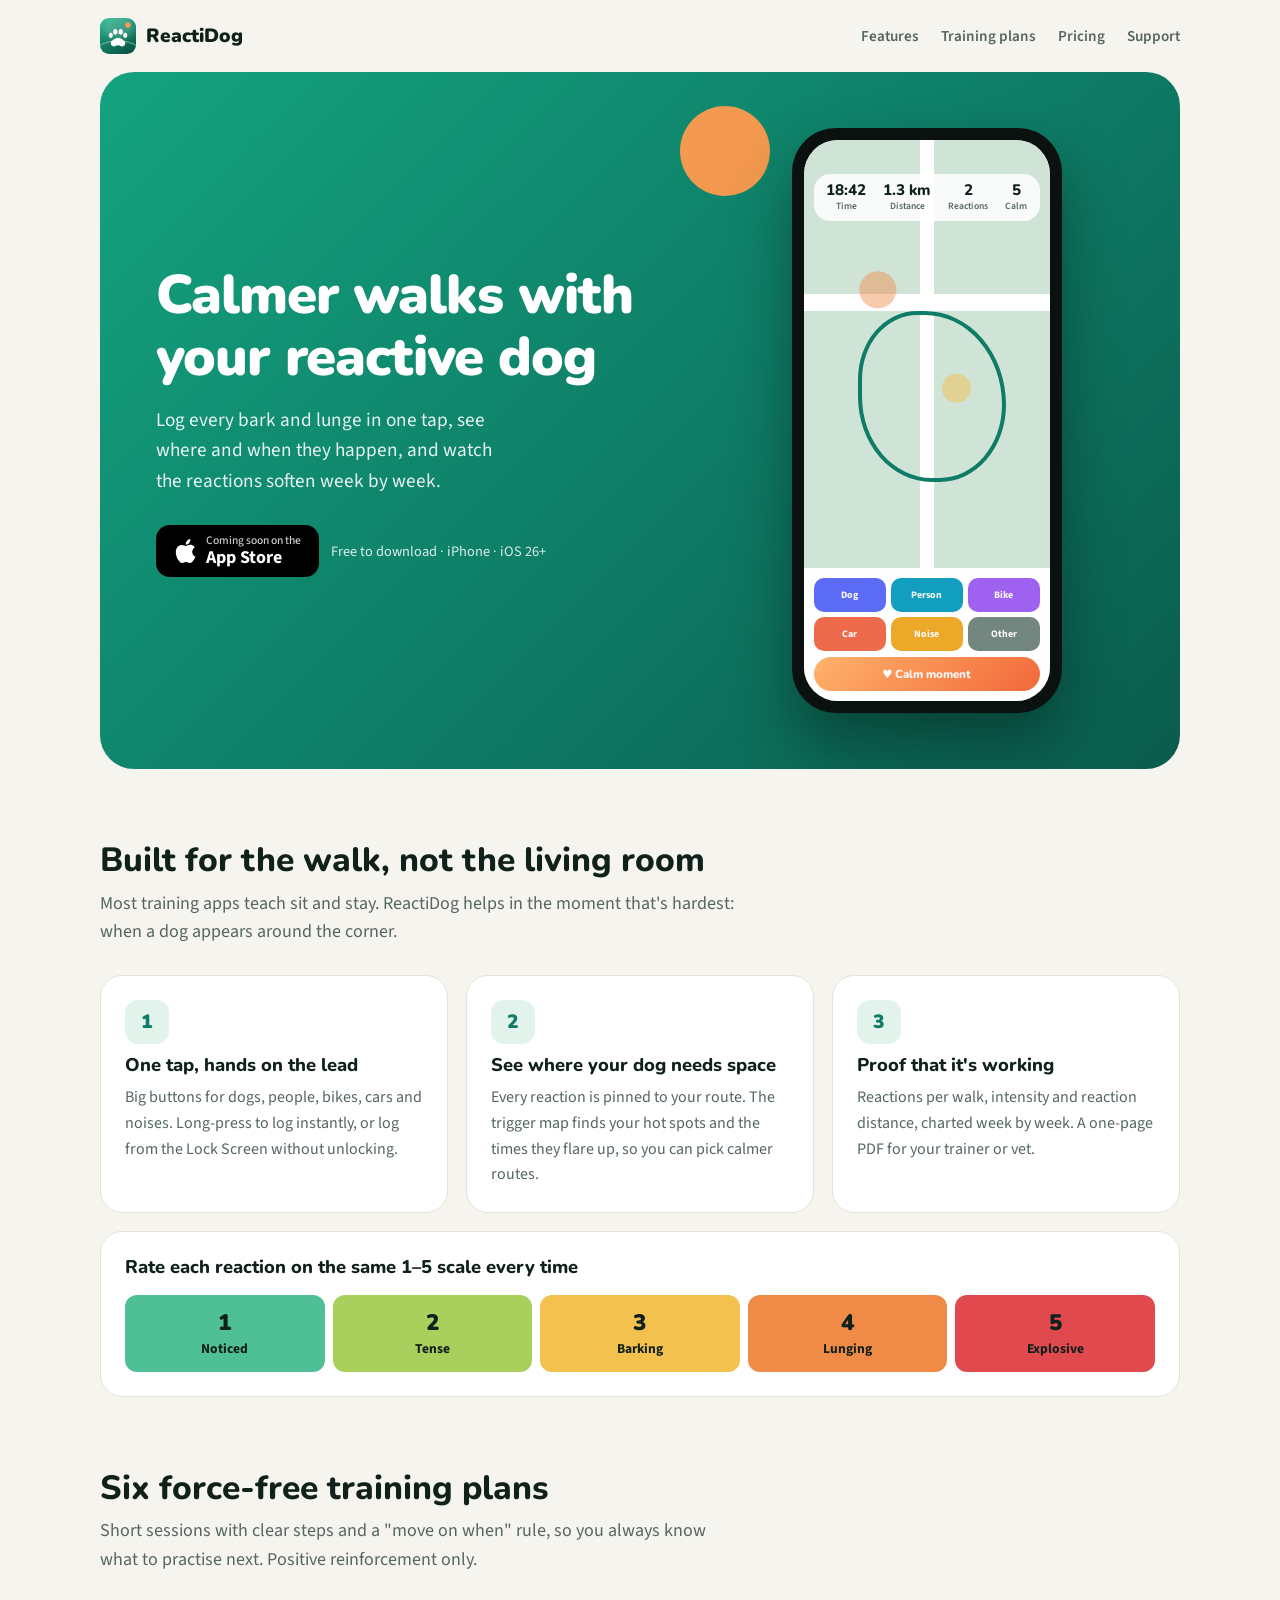
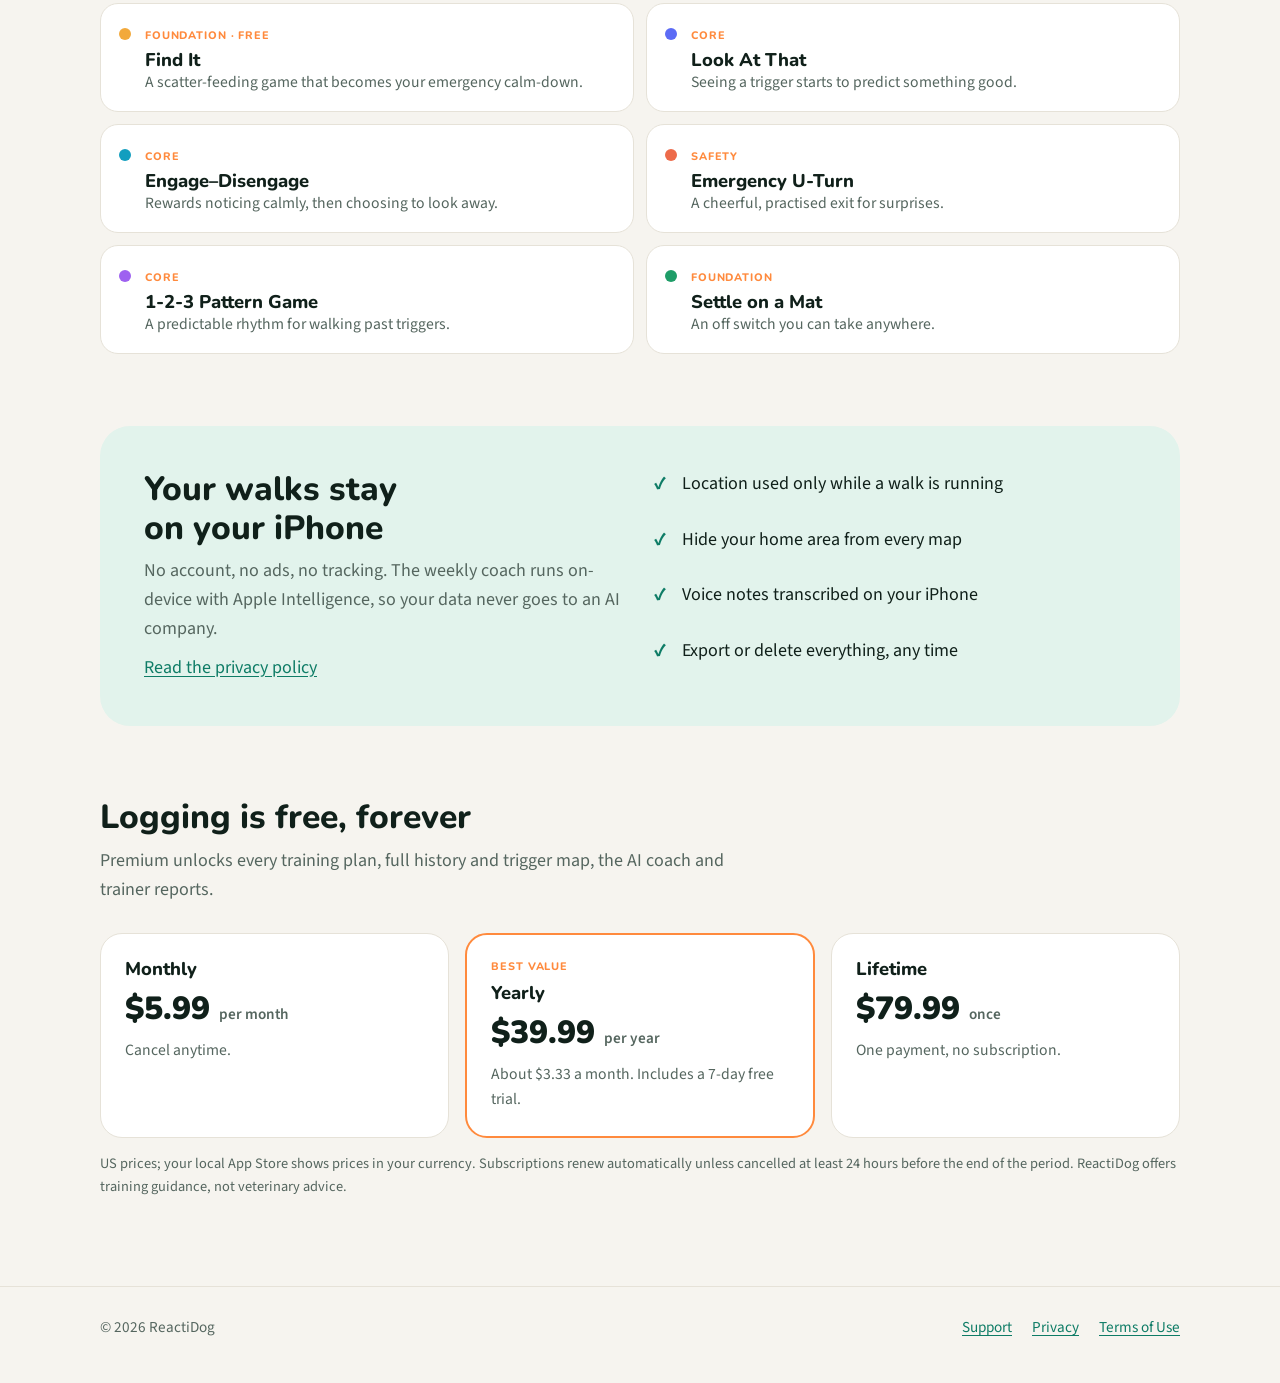
<file: index.html>
<!DOCTYPE html>
<html lang="en">
<head>
  <meta charset="utf-8">
  <meta name="viewport" content="width=device-width, initial-scale=1">
  <title>ReactiDog</title>
  <meta name="description" content="ReactiDog is the walk companion for reactive dogs: log reactions in one tap, see where triggers happen, and follow force-free training plans.">
  <link rel="icon" href="icon.png">
  <link rel="preconnect" href="https://fonts.googleapis.com">
  <link rel="preconnect" href="https://fonts.gstatic.com" crossorigin>
  <link href="https://fonts.googleapis.com/css2?family=Nunito:wght@700;800;900&family=Source+Sans+3:wght@400;600;700&display=swap" rel="stylesheet">
  <link rel="stylesheet" href="style.css">
</head>
<body>
  <header class="wrap nav">
    <a class="brand" href="index.html"><img src="icon.png" alt="">ReactiDog</a>
    <nav class="nav-links" aria-label="Main">
      <a href="#features">Features</a>
      <a href="#plans">Training plans</a>
      <a href="#pricing">Pricing</a>
      <a href="support.html">Support</a>
    </nav>
  </header>

  <main>
    <div class="wrap">
      <div class="hero">
        <div>
          <h1>Calmer walks with your reactive dog</h1>
          <p class="lead">Log every bark and lunge in one tap, see where and when they happen, and watch the reactions soften week by week.</p>
          <div class="cta">
            <a class="store-badge" href="#pricing" aria-label="Coming soon on the App Store">
              <svg width="22" height="26" viewBox="0 0 22 26" aria-hidden="true"><path fill="#fff" d="M18.2 13.8c0-3 2.5-4.5 2.6-4.6-1.4-2.1-3.6-2.4-4.4-2.4-1.9-.2-3.6 1.1-4.6 1.1-.9 0-2.4-1.1-4-1-2 0-3.9 1.2-5 3-2.1 3.7-.5 9.2 1.5 12.2 1 1.5 2.2 3.1 3.8 3 1.5-.1 2.1-1 3.9-1s2.4 1 4 1c1.6 0 2.7-1.5 3.7-3 1.2-1.7 1.6-3.3 1.7-3.4-.1 0-3.2-1.2-3.2-4.9zM15.2 4.9c.8-1 1.4-2.4 1.2-3.8-1.2.1-2.6.8-3.5 1.8-.8.9-1.4 2.3-1.2 3.7 1.3.1 2.7-.7 3.5-1.7z"/></svg>
              <span><small>Coming soon on the</small>App Store</span>
            </a>
            <span class="note">Free to download · iPhone · iOS 26+</span>
          </div>
        </div>
        <div class="phone" aria-label="ReactiDog walk screen">
          <div class="screen">
            <div class="map">
              <div class="route"></div>
              <div class="stats">
                <div>18:42<span>Time</span></div>
                <div>1.3 km<span>Distance</span></div>
                <div>2<span>Reactions</span></div>
                <div>5<span>Calm</span></div>
              </div>
            </div>
            <div class="panel">
              <div class="grid">
                <div class="btn" style="background:#5C6BF5">Dog</div>
                <div class="btn" style="background:#129EBF">Person</div>
                <div class="btn" style="background:#9E61F0">Bike</div>
                <div class="btn" style="background:#ED6B4A">Car</div>
                <div class="btn" style="background:#EBA829">Noise</div>
                <div class="btn" style="background:#738780">Other</div>
              </div>
              <div class="calm">♥ Calm moment</div>
            </div>
          </div>
        </div>
      </div>
    </div>

    <section id="features" class="wrap">
      <div class="section-head">
        <h2>Built for the walk, not the living room</h2>
        <p>Most training apps teach sit and stay. ReactiDog helps in the moment that's hardest: when a dog appears around the corner.</p>
      </div>
      <div class="features">
        <article class="feature">
          <div class="icon">1</div>
          <h3>One tap, hands on the lead</h3>
          <p>Big buttons for dogs, people, bikes, cars and noises. Long-press to log instantly, or log from the Lock Screen without unlocking.</p>
        </article>
        <article class="feature">
          <div class="icon">2</div>
          <h3>See where your dog needs space</h3>
          <p>Every reaction is pinned to your route. The trigger map finds your hot spots and the times they flare up, so you can pick calmer routes.</p>
        </article>
        <article class="feature">
          <div class="icon">3</div>
          <h3>Proof that it's working</h3>
          <p>Reactions per walk, intensity and reaction distance, charted week by week. A one-page PDF for your trainer or vet.</p>
        </article>
      </div>
      <div class="feature" style="margin-top:18px">
        <h3>Rate each reaction on the same 1–5 scale every time</h3>
        <div class="scale" aria-label="Intensity scale">
          <div style="background:#4FBF95"><b>1</b>Noticed</div>
          <div style="background:#A9CF5C"><b>2</b>Tense</div>
          <div style="background:#F2C14E"><b>3</b>Barking</div>
          <div style="background:#F08A47"><b>4</b>Lunging</div>
          <div style="background:#E04A4F"><b>5</b>Explosive</div>
        </div>
      </div>
    </section>

    <section id="plans" class="wrap">
      <div class="section-head">
        <h2>Six force-free training plans</h2>
        <p>Short sessions with clear steps and a "move on when" rule, so you always know what to practise next. Positive reinforcement only.</p>
      </div>
      <div class="protocols">
        <div class="protocol"><span class="dot" style="background:#F2A93B"></span><div><span class="tag">Foundation · free</span><h3>Find It</h3><p>A scatter-feeding game that becomes your emergency calm-down.</p></div></div>
        <div class="protocol"><span class="dot" style="background:#5C6BF5"></span><div><span class="tag">Core</span><h3>Look At That</h3><p>Seeing a trigger starts to predict something good.</p></div></div>
        <div class="protocol"><span class="dot" style="background:#129EBF"></span><div><span class="tag">Core</span><h3>Engage–Disengage</h3><p>Rewards noticing calmly, then choosing to look away.</p></div></div>
        <div class="protocol"><span class="dot" style="background:#ED6B4A"></span><div><span class="tag">Safety</span><h3>Emergency U-Turn</h3><p>A cheerful, practised exit for surprises.</p></div></div>
        <div class="protocol"><span class="dot" style="background:#9E61F0"></span><div><span class="tag">Core</span><h3>1-2-3 Pattern Game</h3><p>A predictable rhythm for walking past triggers.</p></div></div>
        <div class="protocol"><span class="dot" style="background:#1F9D68"></span><div><span class="tag">Foundation</span><h3>Settle on a Mat</h3><p>An off switch you can take anywhere.</p></div></div>
      </div>
    </section>

    <section class="wrap">
      <div class="privacy-band">
        <div class="section-head" style="margin:0">
          <h2>Your walks stay on your iPhone</h2>
          <p>No account, no ads, no tracking. The weekly coach runs on-device with Apple Intelligence, so your data never goes to an AI company.</p>
          <p><a href="privacy.html">Read the privacy policy</a></p>
        </div>
        <ul>
          <li>Location used only while a walk is running</li>
          <li>Hide your home area from every map</li>
          <li>Voice notes transcribed on your iPhone</li>
          <li>Export or delete everything, any time</li>
        </ul>
      </div>
    </section>

    <section id="pricing" class="wrap">
      <div class="section-head">
        <h2>Logging is free, forever</h2>
        <p>Premium unlocks every training plan, full history and trigger map, the AI coach and trainer reports.</p>
      </div>
      <div class="pricing">
        <div class="plan">
          <h3>Monthly</h3>
          <div class="price">$5.99 <small>per month</small></div>
          <p>Cancel anytime.</p>
        </div>
        <div class="plan best">
          <span class="tag">Best value</span>
          <h3>Yearly</h3>
          <div class="price">$39.99 <small>per year</small></div>
          <p>About $3.33 a month. Includes a 7-day free trial.</p>
        </div>
        <div class="plan">
          <h3>Lifetime</h3>
          <div class="price">$79.99 <small>once</small></div>
          <p>One payment, no subscription.</p>
        </div>
      </div>
      <p class="fine">US prices; your local App Store shows prices in your currency. Subscriptions renew automatically unless cancelled at least 24 hours before the end of the period. ReactiDog offers training guidance, not veterinary advice.</p>
    </section>
  </main>

  <footer>
    <div class="wrap">
      <span>© 2026 ReactiDog</span>
      <nav aria-label="Footer">
        <a href="support.html">Support</a>
        <a href="privacy.html">Privacy</a>
        <a href="https://www.apple.com/legal/internet-services/itunes/dev/stdeula/">Terms of Use</a>
      </nav>
    </div>
  </footer>
</body>
</html>
</file>
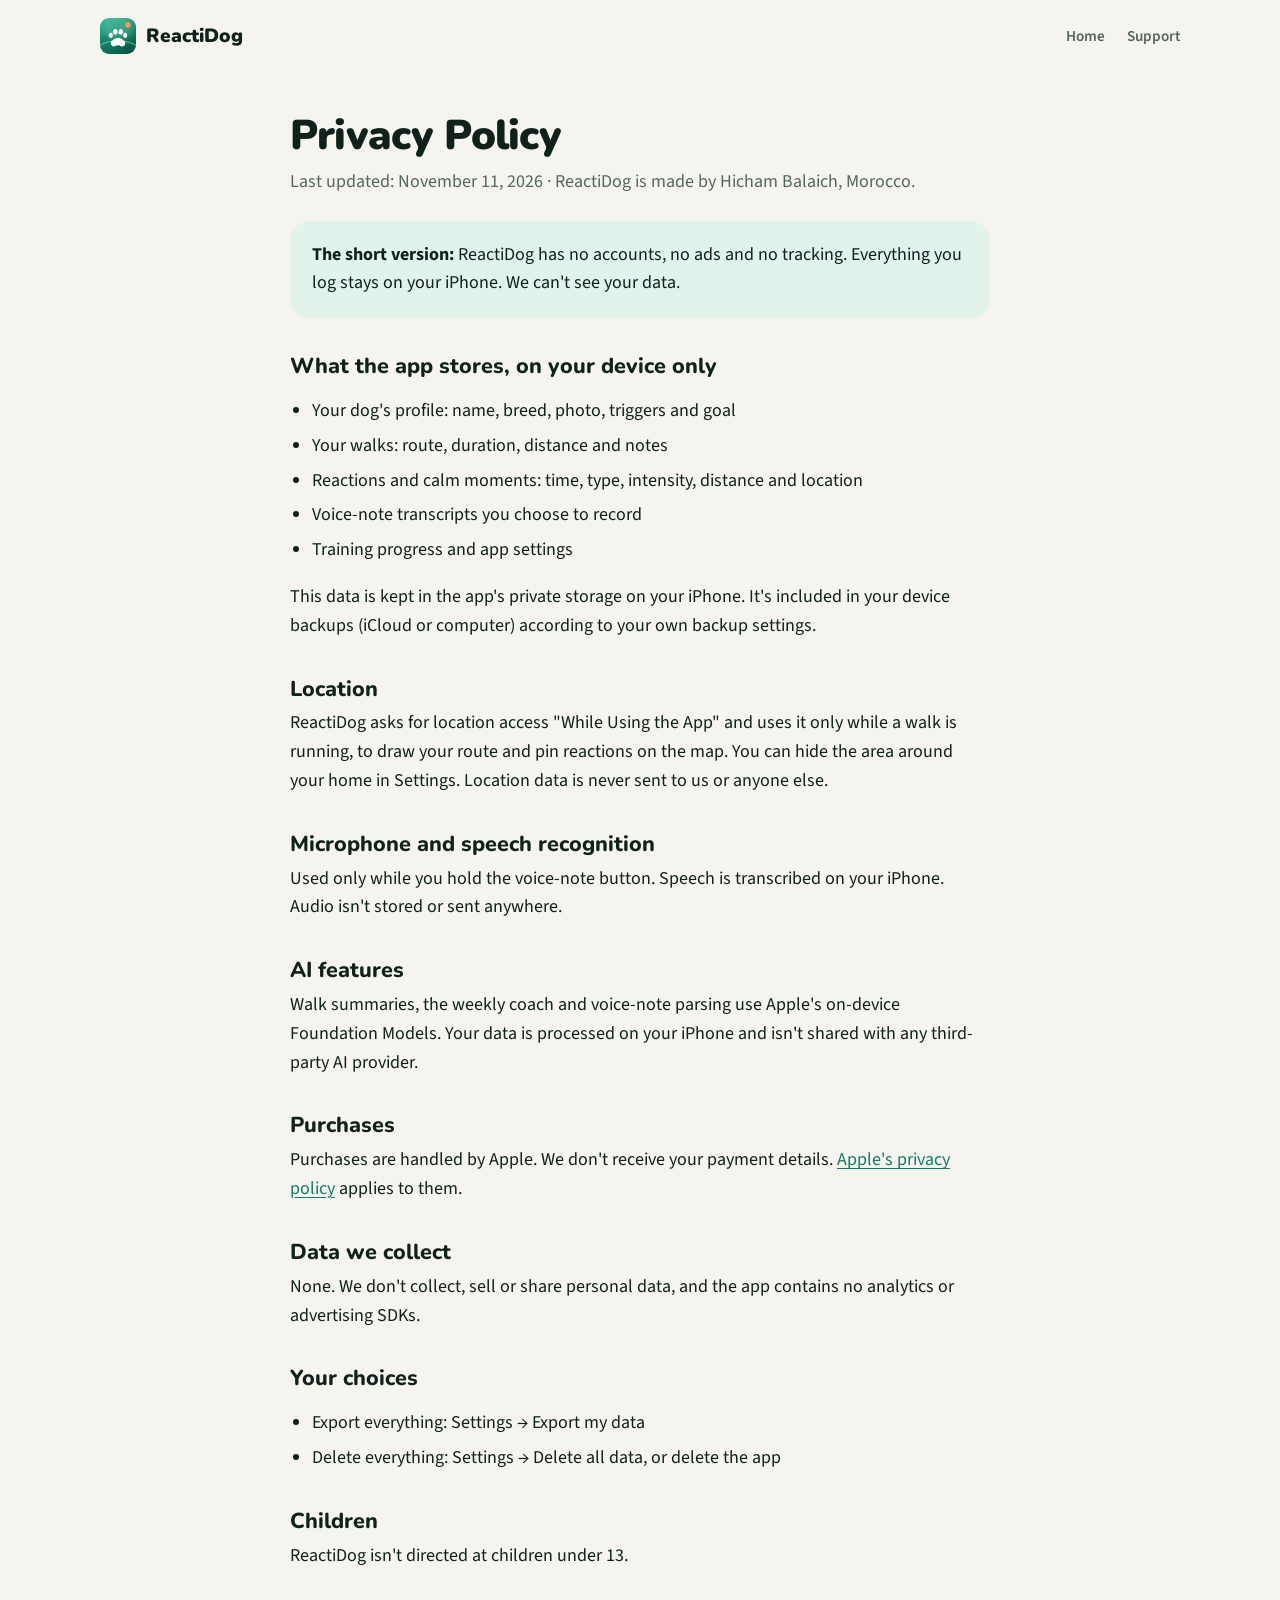
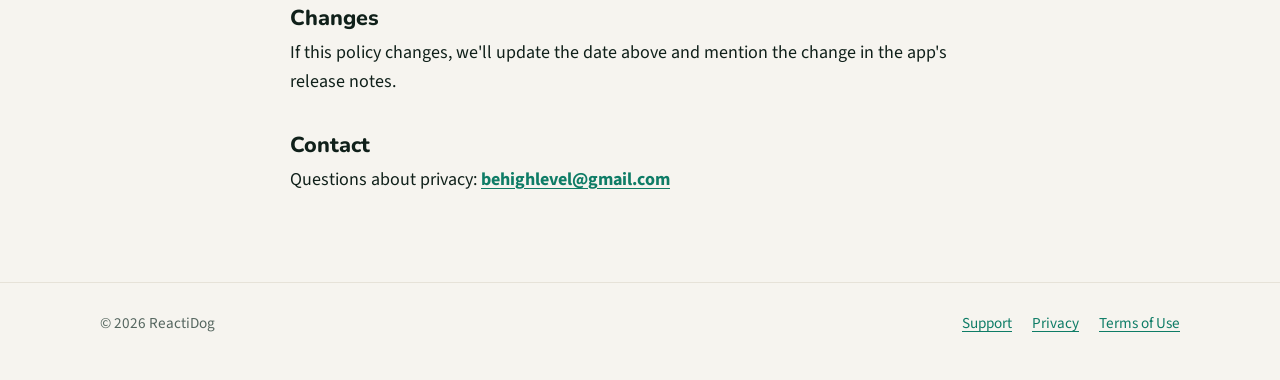
<file: privacy.html>
<!DOCTYPE html>
<html lang="en">
<head>
  <meta charset="utf-8">
  <meta name="viewport" content="width=device-width, initial-scale=1">
  <title>ReactiDog Privacy Policy</title>
  <link rel="icon" href="icon.png">
  <link rel="preconnect" href="https://fonts.googleapis.com">
  <link rel="preconnect" href="https://fonts.gstatic.com" crossorigin>
  <link href="https://fonts.googleapis.com/css2?family=Nunito:wght@700;800;900&family=Source+Sans+3:wght@400;600;700&display=swap" rel="stylesheet">
  <link rel="stylesheet" href="style.css">
</head>
<body>
  <header class="wrap nav">
    <a class="brand" href="index.html"><img src="icon.png" alt="">ReactiDog</a>
    <nav class="nav-links" aria-label="Main">
      <a href="index.html">Home</a>
      <a href="support.html">Support</a>
    </nav>
  </header>

  <main class="prose doc">
    <h1>Privacy Policy</h1>
    <p class="updated">Last updated: November 11, 2026 · ReactiDog is made by Hicham Balaich, Morocco.</p>

    <div class="summary">
      <p><strong>The short version:</strong> ReactiDog has no accounts, no ads and no tracking. Everything you log stays on your iPhone. We can't see your data.</p>
    </div>

    <h2>What the app stores, on your device only</h2>
    <ul>
      <li>Your dog's profile: name, breed, photo, triggers and goal</li>
      <li>Your walks: route, duration, distance and notes</li>
      <li>Reactions and calm moments: time, type, intensity, distance and location</li>
      <li>Voice-note transcripts you choose to record</li>
      <li>Training progress and app settings</li>
    </ul>
    <p>This data is kept in the app's private storage on your iPhone. It's included in your device backups (iCloud or computer) according to your own backup settings.</p>

    <h2>Location</h2>
    <p>ReactiDog asks for location access "While Using the App" and uses it only while a walk is running, to draw your route and pin reactions on the map. You can hide the area around your home in Settings. Location data is never sent to us or anyone else.</p>

    <h2>Microphone and speech recognition</h2>
    <p>Used only while you hold the voice-note button. Speech is transcribed on your iPhone. Audio isn't stored or sent anywhere.</p>

    <h2>AI features</h2>
    <p>Walk summaries, the weekly coach and voice-note parsing use Apple's on-device Foundation Models. Your data is processed on your iPhone and isn't shared with any third-party AI provider.</p>

    <h2>Purchases</h2>
    <p>Purchases are handled by Apple. We don't receive your payment details. <a href="https://www.apple.com/legal/privacy/">Apple's privacy policy</a> applies to them.</p>

    <h2>Data we collect</h2>
    <p>None. We don't collect, sell or share personal data, and the app contains no analytics or advertising SDKs.</p>

    <h2>Your choices</h2>
    <ul>
      <li>Export everything: Settings → Export my data</li>
      <li>Delete everything: Settings → Delete all data, or delete the app</li>
    </ul>

    <h2>Children</h2>
    <p>ReactiDog isn't directed at children under 13.</p>

    <h2>Changes</h2>
    <p>If this policy changes, we'll update the date above and mention the change in the app's release notes.</p>

    <h2>Contact</h2>
    <p>Questions about privacy: <strong><a href="mailto:behighlevel@gmail.com">behighlevel@gmail.com</a></strong></p>
  </main>

  <footer>
    <div class="wrap">
      <span>© 2026 ReactiDog</span>
      <nav aria-label="Footer">
        <a href="support.html">Support</a>
        <a href="privacy.html">Privacy</a>
        <a href="https://www.apple.com/legal/internet-services/itunes/dev/stdeula/">Terms of Use</a>
      </nav>
    </div>
  </footer>
</body>
</html>
</file>
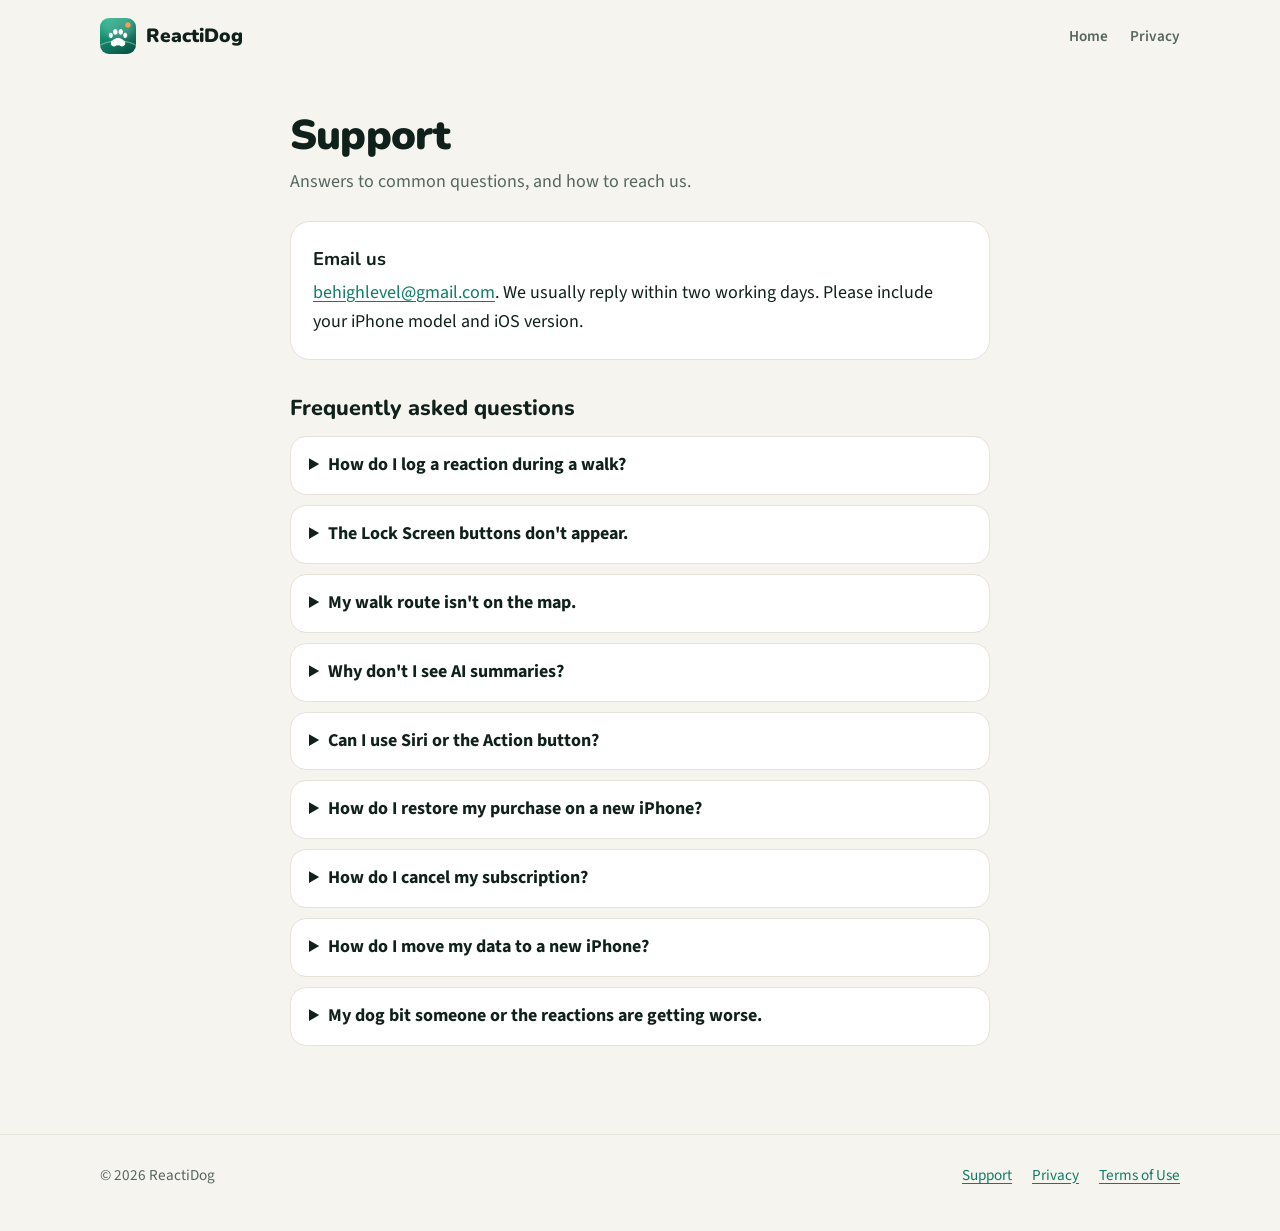
<file: support.html>
<!DOCTYPE html>
<html lang="en">
<head>
  <meta charset="utf-8">
  <meta name="viewport" content="width=device-width, initial-scale=1">
  <title>ReactiDog Support</title>
  <link rel="icon" href="icon.png">
  <link rel="preconnect" href="https://fonts.googleapis.com">
  <link rel="preconnect" href="https://fonts.gstatic.com" crossorigin>
  <link href="https://fonts.googleapis.com/css2?family=Nunito:wght@700;800;900&family=Source+Sans+3:wght@400;600;700&display=swap" rel="stylesheet">
  <link rel="stylesheet" href="style.css">
</head>
<body>
  <header class="wrap nav">
    <a class="brand" href="index.html"><img src="icon.png" alt="">ReactiDog</a>
    <nav class="nav-links" aria-label="Main">
      <a href="index.html">Home</a>
      <a href="privacy.html">Privacy</a>
    </nav>
  </header>

  <main class="prose doc">
    <h1>Support</h1>
    <p class="updated">Answers to common questions, and how to reach us.</p>

    <div class="contact">
      <strong>Email us</strong>
      <p><a href="mailto:behighlevel@gmail.com">behighlevel@gmail.com</a>. We usually reply within two working days. Please include your iPhone model and iOS version.</p>
    </div>

    <h2>Frequently asked questions</h2>
    <div class="faq">
      <details>
        <summary>How do I log a reaction during a walk?</summary>
        <p>Tap the trigger button (Dog, Person, Bike…), choose the intensity and distance, and save. To log instantly with default values, long-press the button instead. You can also log from the Lock Screen while a walk is running.</p>
      </details>
      <details>
        <summary>The Lock Screen buttons don't appear.</summary>
        <p>Check iPhone Settings → ReactiDog → Live Activities is on. The buttons appear only while a walk is running.</p>
      </details>
      <details>
        <summary>My walk route isn't on the map.</summary>
        <p>ReactiDog needs location access "While Using the App". Go to iPhone Settings → ReactiDog → Location. Reactions are still logged without location, just without map pins.</p>
      </details>
      <details>
        <summary>Why don't I see AI summaries?</summary>
        <p>AI features run on-device and need an iPhone that supports Apple Intelligence, with it turned on in Settings. On other iPhones, ReactiDog shows its built-in summaries instead.</p>
      </details>
      <details>
        <summary>Can I use Siri or the Action button?</summary>
        <p>Yes. Say "Start a walk in ReactiDog" or "Log a dog reaction in ReactiDog". You can also assign "Start walk" to the Action button in iPhone Settings → Action Button → Shortcut.</p>
      </details>
      <details>
        <summary>How do I restore my purchase on a new iPhone?</summary>
        <p>Open ReactiDog → Settings → Restore purchases, signed in with the same Apple Account you used to buy.</p>
      </details>
      <details>
        <summary>How do I cancel my subscription?</summary>
        <p>Open iPhone Settings → your name → Subscriptions → ReactiDog, or ReactiDog → Settings → Manage subscription. Cancel at least 24 hours before the renewal date.</p>
      </details>
      <details>
        <summary>How do I move my data to a new iPhone?</summary>
        <p>Your data comes along when you restore an iCloud or computer backup. You can also save a copy at any time with Settings → Export my data.</p>
      </details>
      <details>
        <summary>My dog bit someone or the reactions are getting worse.</summary>
        <p>Please contact a certified force-free trainer or a veterinary behaviourist, and ask your vet to rule out pain or illness. ReactiDog is a training companion, not veterinary advice. Your trainer report (Insights → Trainer report) can help them.</p>
      </details>
    </div>
  </main>

  <footer>
    <div class="wrap">
      <span>© 2026 ReactiDog</span>
      <nav aria-label="Footer">
        <a href="support.html">Support</a>
        <a href="privacy.html">Privacy</a>
        <a href="https://www.apple.com/legal/internet-services/itunes/dev/stdeula/">Terms of Use</a>
      </nav>
    </div>
  </footer>
</body>
</html>
</file>
<file: style.css>
/* ReactiDog site — same tokens as the app's design system.
   Layout idea: narrow reading column, one green hero band, cards only where content is grouped. */
:root {
  --brand: #0E7C66;
  --brand-deep: #0A5C4C;
  --brand-soft: #E2F3EC;
  --accent: #FF8A3D;
  --ink: #10201A;
  --ink-2: #55665F;
  --canvas: #F6F4EF;
  --surface: #FFFFFF;
  --line: #E6E2D8;
  --on-brand: #FFFFFF;
  --font-display: "Nunito", ui-rounded, "SF Pro Rounded", system-ui, sans-serif;
  --font-body: "Source Sans 3", system-ui, -apple-system, "Segoe UI", sans-serif;
  --radius: 22px;
  color-scheme: light;
}
@media (prefers-color-scheme: dark) {
  :root:not([data-theme="light"]) {
    --brand: #34C79A; --brand-deep: #1E8F6E; --brand-soft: #10302A; --accent: #FF9B57;
    --ink: #F1F5F3; --ink-2: #A4B4AD; --canvas: #0B110F; --surface: #141C19; --line: #25302C;
    --on-brand: #06231B;
    color-scheme: dark;
  }
}
:root[data-theme="dark"] {
  --brand: #34C79A; --brand-deep: #1E8F6E; --brand-soft: #10302A; --accent: #FF9B57;
  --ink: #F1F5F3; --ink-2: #A4B4AD; --canvas: #0B110F; --surface: #141C19; --line: #25302C;
  --on-brand: #06231B;
  color-scheme: dark;
}

* { box-sizing: border-box; }
html, body { margin: 0; }
body {
  background: var(--canvas);
  color: var(--ink);
  font: 18px/1.6 var(--font-body);
  -webkit-font-smoothing: antialiased;
}
a { color: var(--brand); text-underline-offset: 3px; }
a:focus-visible, button:focus-visible { outline: 3px solid var(--accent); outline-offset: 3px; border-radius: 8px; }
img { max-width: 100%; }

h1, h2, h3 { font-family: var(--font-display); line-height: 1.15; text-wrap: balance; margin: 0; }
h1 { font-size: clamp(2.2rem, 5vw, 3.4rem); font-weight: 900; letter-spacing: -0.02em; }
h2 { font-size: clamp(1.6rem, 3vw, 2.1rem); font-weight: 800; }
h3 { font-size: 1.15rem; font-weight: 800; }
p { margin: 0; }

.wrap { width: min(1080px, 100% - 40px); margin-inline: auto; }
.prose { width: min(700px, 100% - 40px); margin-inline: auto; }

/* Nav */
.nav { display: flex; align-items: center; justify-content: space-between; gap: 16px; padding: 18px 0; }
.brand { display: flex; align-items: center; gap: 10px; font-family: var(--font-display); font-weight: 900; font-size: 1.2rem; color: var(--ink); text-decoration: none; }
.brand img { width: 36px; height: 36px; border-radius: 9px; }
.nav-links { display: flex; gap: 22px; font-weight: 600; font-size: 0.95rem; }
.nav-links a { color: var(--ink-2); text-decoration: none; }
.nav-links a:hover { color: var(--ink); }

/* Hero */
.hero {
  background: linear-gradient(135deg, #14A37F 0%, #0E7C66 55%, #0A5C4C 100%);
  color: #fff;
  border-radius: 34px;
  padding: clamp(28px, 5vw, 56px);
  display: grid;
  grid-template-columns: 1.15fr 0.85fr;
  gap: 40px;
  align-items: center;
  overflow: hidden;
  position: relative;
}
.hero::after {
  content: ""; position: absolute; width: 90px; height: 90px; border-radius: 50%;
  background: #FF9A4F; top: 34px; right: 38%; opacity: 0.95;
}
.hero p.lead { font-size: 1.2rem; opacity: 0.9; margin-top: 16px; max-width: 34ch; }
.hero .cta { display: flex; flex-wrap: wrap; gap: 12px; margin-top: 28px; align-items: center; }
.store-badge {
  display: inline-flex; align-items: center; gap: 10px; background: #000; color: #fff;
  border-radius: 14px; padding: 10px 18px; text-decoration: none; font-weight: 700; line-height: 1.1;
}
.store-badge small { display: block; font-weight: 500; font-size: 0.72rem; opacity: 0.8; }
.hero .note { font-size: 0.9rem; opacity: 0.85; }

/* Phone mockup */
.phone {
  width: 270px; margin-inline: auto; aspect-ratio: 9 / 19.5; background: #0B110F; border-radius: 44px;
  padding: 12px; box-shadow: 0 30px 60px rgba(0,0,0,0.35); position: relative; z-index: 1;
}
.screen { height: 100%; border-radius: 34px; overflow: hidden; display: flex; flex-direction: column; background: #DDE8E1; }
.screen .map {
  flex: 1; position: relative;
  background:
    radial-gradient(circle at 30% 35%, rgba(240,138,71,0.45) 0 18px, transparent 19px),
    radial-gradient(circle at 62% 58%, rgba(242,193,78,0.5) 0 14px, transparent 15px),
    linear-gradient(90deg, transparent 47%, #fff 47% 53%, transparent 53%),
    linear-gradient(0deg, transparent 60%, #fff 60% 64%, transparent 64%),
    #CFE3D6;
}
.screen .stats {
  position: absolute; top: 34px; left: 10px; right: 10px; background: rgba(255,255,255,0.88);
  border-radius: 16px; display: flex; justify-content: space-around; padding: 8px 4px; color: #10201A;
  font: 800 0.95rem/1.1 var(--font-display); text-align: center; font-variant-numeric: tabular-nums;
}
.screen .stats span { display: block; font: 600 0.6rem var(--font-body); color: #55665F; }
.screen .route { position: absolute; inset: 40% 18% 20% 22%; border: 4px solid #0E7C66; border-radius: 40% 55% 45% 50%; }
.screen .panel { background: rgba(255,255,255,0.94); padding: 10px; display: grid; gap: 6px; }
.screen .grid { display: grid; grid-template-columns: repeat(3, 1fr); gap: 5px; }
.screen .btn { border-radius: 10px; color: #fff; font: 700 0.62rem var(--font-body); text-align: center; padding: 10px 2px; }
.screen .calm { background: linear-gradient(135deg, #FFB36B, #F2683A); border-radius: 999px; color: #fff; text-align: center; font: 800 0.72rem var(--font-display); padding: 9px; }

/* Sections */
section { padding: 72px 0 0; }
.section-head { display: grid; gap: 10px; max-width: 640px; margin-bottom: 28px; }
.section-head p { color: var(--ink-2); }
.features { display: grid; grid-template-columns: repeat(3, 1fr); gap: 18px; }
.feature { background: var(--surface); border: 1px solid var(--line); border-radius: var(--radius); padding: 24px; display: grid; gap: 10px; align-content: start; }
.feature .icon { width: 44px; height: 44px; border-radius: 13px; display: grid; place-items: center; background: var(--brand-soft); color: var(--brand); font: 900 1.2rem var(--font-display); }
.feature p { color: var(--ink-2); font-size: 1rem; }

.scale { display: grid; grid-template-columns: repeat(5, 1fr); gap: 8px; margin-top: 8px; }
.scale div { border-radius: 12px; padding: 12px 8px; color: #10201A; font-weight: 700; font-size: 0.85rem; text-align: center; }
.scale b { display: block; font: 900 1.4rem var(--font-display); }

.protocols { display: grid; grid-template-columns: repeat(2, 1fr); gap: 12px; }
.protocol { display: flex; gap: 14px; align-items: flex-start; padding: 16px 18px; background: var(--surface); border: 1px solid var(--line); border-radius: 18px; }
.protocol .dot { width: 12px; height: 12px; border-radius: 50%; margin-top: 8px; flex: none; }
.protocol p { color: var(--ink-2); font-size: 0.98rem; }
.tag { font: 800 0.68rem var(--font-display); letter-spacing: 0.08em; text-transform: uppercase; color: var(--accent); }

.privacy-band { background: var(--brand-soft); border-radius: 30px; padding: clamp(24px, 4vw, 44px); display: grid; grid-template-columns: 1fr 1fr; gap: 28px; }
.privacy-band ul { margin: 0; padding: 0; list-style: none; display: grid; gap: 10px; }
.privacy-band li { padding-left: 28px; position: relative; }
.privacy-band li::before { content: "✓"; position: absolute; left: 0; color: var(--brand); font-weight: 900; }

.pricing { display: grid; grid-template-columns: repeat(3, 1fr); gap: 16px; }
.plan { background: var(--surface); border: 1px solid var(--line); border-radius: var(--radius); padding: 24px; display: grid; gap: 8px; align-content: start; }
.plan.best { border: 2px solid var(--accent); }
.plan .price { font: 900 2rem var(--font-display); font-variant-numeric: tabular-nums; }
.plan .price small { font: 600 0.95rem var(--font-body); color: var(--ink-2); }
.plan p { color: var(--ink-2); font-size: 0.98rem; }
.fine { color: var(--ink-2); font-size: 0.9rem; margin-top: 14px; }

footer { margin-top: 88px; padding: 28px 0 44px; border-top: 1px solid var(--line); color: var(--ink-2); font-size: 0.95rem; }
footer .wrap { display: flex; flex-wrap: wrap; justify-content: space-between; gap: 16px; }
footer nav { display: flex; gap: 20px; }

/* Long-form pages (privacy, support) */
.doc { padding: 40px 0 0; }
.doc h1 { font-size: clamp(2rem, 4vw, 2.6rem); }
.doc .updated { color: var(--ink-2); margin-top: 8px; }
.doc h2 { font-size: 1.35rem; margin-top: 36px; margin-bottom: 8px; }
.doc p, .doc li { color: var(--ink); }
.doc p + p { margin-top: 12px; }
.doc ul { padding-left: 22px; display: grid; gap: 6px; }
.summary { background: var(--brand-soft); border-radius: 20px; padding: 20px 22px; margin-top: 24px; }
.faq details { background: var(--surface); border: 1px solid var(--line); border-radius: 16px; padding: 14px 18px; }
.faq { display: grid; gap: 10px; margin-top: 16px; }
.faq summary { cursor: pointer; font-weight: 700; }
.faq details p { margin-top: 10px; color: var(--ink-2); }
.contact { background: var(--surface); border: 1px solid var(--line); border-radius: 20px; padding: 22px; margin-top: 24px; display: grid; gap: 6px; }
.contact strong { font-family: var(--font-display); font-size: 1.15rem; }

@media (max-width: 860px) {
  .hero, .privacy-band { grid-template-columns: 1fr; }
  .hero::after { right: 20px; top: 20px; width: 54px; height: 54px; }
  .features, .pricing { grid-template-columns: 1fr; }
  .protocols { grid-template-columns: 1fr; }
  .nav-links { display: none; }
}
@media (max-width: 460px) {
  .scale { grid-template-columns: repeat(5, minmax(0, 1fr)); gap: 4px; }
  .scale div { font-size: 0.7rem; padding: 10px 2px; }
}
@media (prefers-reduced-motion: no-preference) {
  .phone { animation: float 6s ease-in-out infinite; }
  @keyframes float { 50% { transform: translateY(-8px); } }
}
</file>
